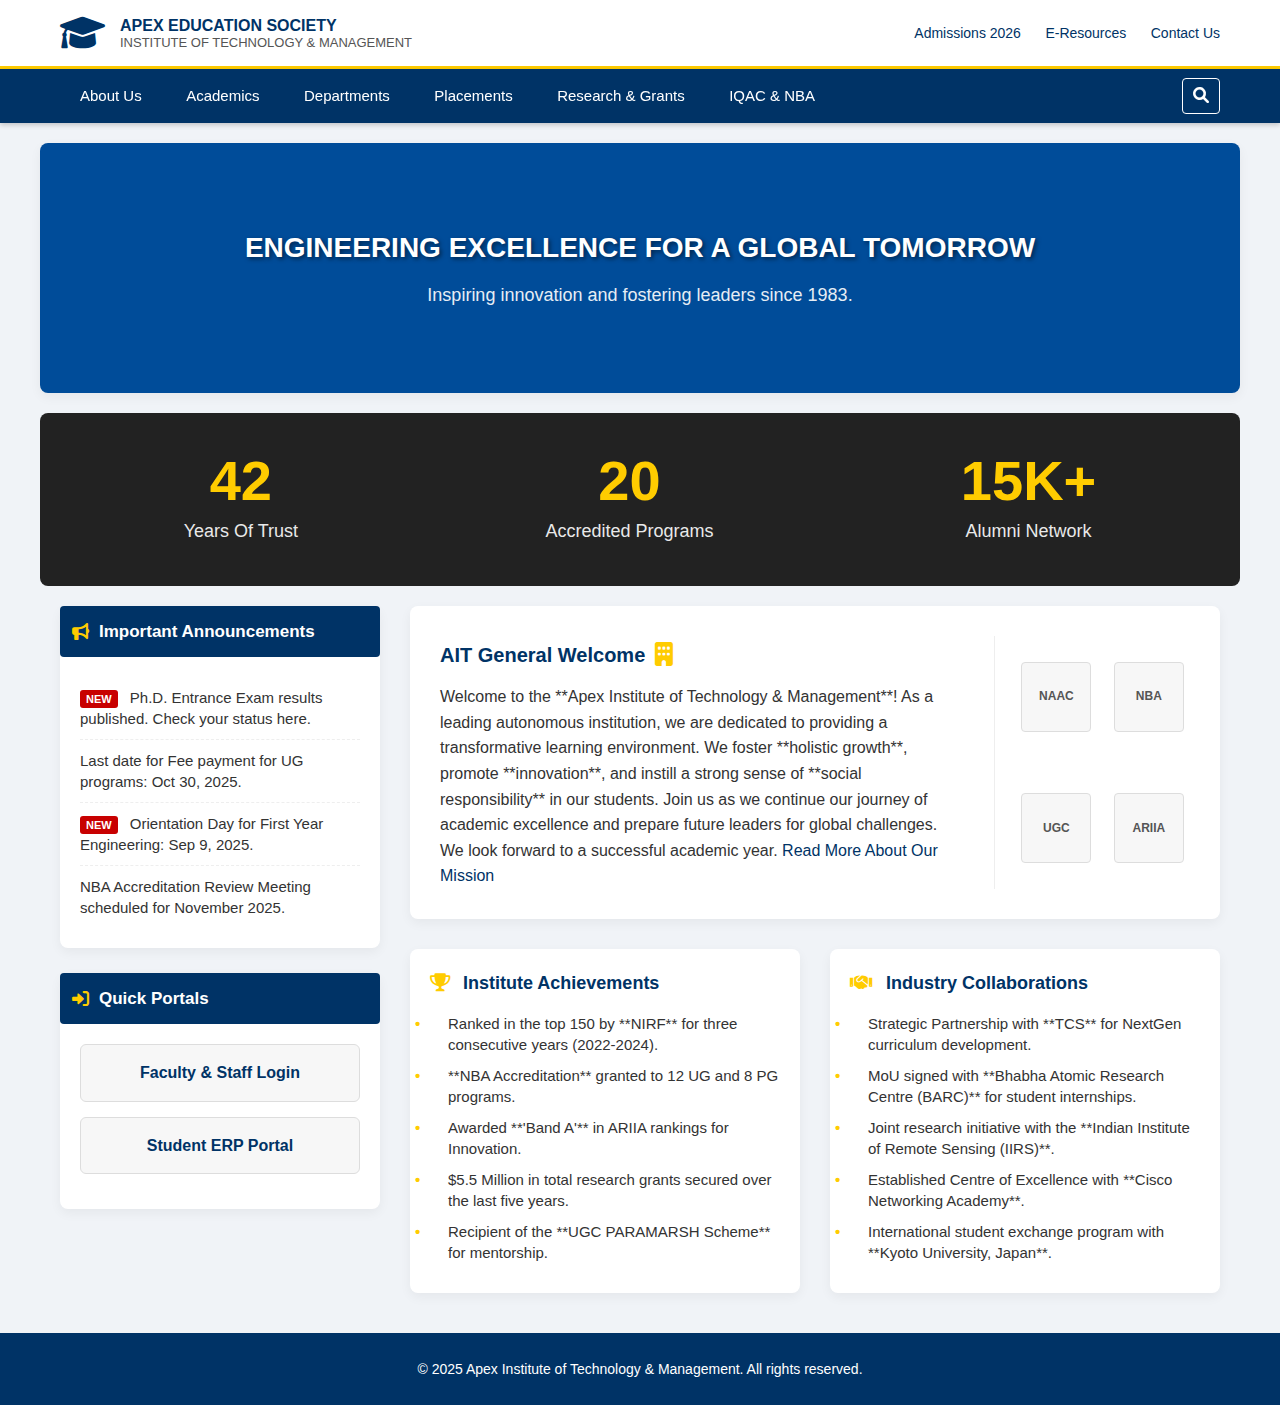
<file: index.html>
<!DOCTYPE html>
<html lang="en">
<head>
    <meta charset="UTF-8">
    <meta name="viewport" content="width=device-width, initial-scale=1.0">
    <title>Apex Institute of Technology - Official Website</title>
    <link rel="stylesheet" href="style.css">
    <link rel="stylesheet" href="https://cdnjs.cloudflare.com/ajax/libs/font-awesome/6.0.0-beta3/css/all.min.css">
</head>
<body>

    <header class="top-header">
        <div class="header-container">
            <div class="logo">
                <i class="fas fa-graduation-cap logo-icon"></i>
                <div class="institution-name">
                    APEX EDUCATION SOCIETY <br>
                    <span>INSTITUTE OF TECHNOLOGY & MANAGEMENT</span>
                </div>
            </div>
            <nav class="top-nav-links">
                <a href="#">Admissions 2026</a>
                <a href="#">E-Resources</a>
                <a href="#">Contact Us</a>
            </nav>
        </div>
    </header>

    <nav class="main-navbar">
        <div class="nav-container">
            <div class="primary-links">
                <a href="#">About Us</a>
                <a href="#">Academics</a>
                <a href="#">Departments</a>
                <a href="#">Placements</a>
                <a href="#">Research & Grants</a>
                <a href="#">IQAC & NBA</a>
            </div>
            <button class="search-btn" aria-label="Search"><i class="fas fa-search"></i></button>
        </div>
    </nav>

    <section class="hero-banner">
        <div class="hero-text-overlay">
            <h1>ENGINEERING EXCELLENCE FOR A GLOBAL TOMORROW</h1>
            <p>Inspiring innovation and fostering leaders since 1983.</p>
        </div>
    </section>

    <section class="stats-bar">
        <div class="stat-item">
            <div class="number">42</div>
            <div class="label">Years Of Trust</div>
        </div>
        <div class="stat-item">
            <div class="number">20</div>
            <div class="label">Accredited Programs</div>
        </div>
        <div class="stat-item">
            <div class="number">15K+</div>
            <div class="label">Alumni Network</div>
        </div>
    </section>

    <div class="content-wrapper">
        
        <aside class="sidebar-column">
            
            <div class="whats-new">
                <h3><i class="fas fa-bullhorn"></i> Important Announcements</h3>
                <div class="news-item new">
                    <span class="tag">NEW</span> Ph.D. Entrance Exam results published. Check your status here.
                </div>
                <div class="news-item">
                    Last date for Fee payment for UG programs: Oct 30, 2025.
                </div>
                <div class="news-item new">
                    <span class="tag">NEW</span> Orientation Day for First Year Engineering: Sep 9, 2025.
                </div>
                <div class="news-item">
                    NBA Accreditation Review Meeting scheduled for November 2025.
                </div>
            </div>
            
            <div class="portals">
                <h3><i class="fas fa-sign-in-alt"></i> Quick Portals</h3>
                <a href="#" class="portal-link faculty">Faculty & Staff Login</a>
                <a href="#" class="portal-link student">Student ERP Portal</a>
            </div>
        </aside>

        <main class="main-column">
            
            <section class="intro-section">
                <div class="director-info">
                    <div class="welcome-heading">
                        <span class="intro-title">AIT General Welcome</span>
                        <div class="placeholder-icon"><i class="fas fa-building"></i></div>
                    </div>
                    <p>
                        Welcome to the **Apex Institute of Technology & Management**! As a leading autonomous institution, we are dedicated to providing a transformative learning environment. We foster **holistic growth**, promote **innovation**, and instill a strong sense of **social responsibility** in our students. Join us as we continue our journey of academic excellence and prepare future leaders for global challenges. We look forward to a successful academic year. <a href="#">Read More About Our Mission</a>
                    </p>
                </div>
                <div class="accreditations">
                    <div class="accred-logo">NAAC</div>
                    <div class="accred-logo">NBA</div>
                    <div class="accred-logo">UGC</div>
                    <div class="accred-logo">ARIIA</div>
                </div>
            </section>

            <section class="achievements-section">
                <div class="achievement-block">
                    <h4><i class="fas fa-trophy"></i> Institute Achievements</h4>
                    <ul>
                        <li>Ranked in the top 150 by **NIRF** for three consecutive years (2022-2024).</li>
                        <li>**NBA Accreditation** granted to 12 UG and 8 PG programs.</li>
                        <li>Awarded **'Band A'** in ARIIA rankings for Innovation.</li>
                        <li>$5.5 Million in total research grants secured over the last five years.</li>
                        <li>Recipient of the **UGC PARAMARSH Scheme** for mentorship.</li>
                    </ul>
                </div>
                <div class="collaboration-block">
                    <h4><i class="fas fa-handshake"></i> Industry Collaborations</h4>
                    <ul>
                        <li>Strategic Partnership with **TCS** for NextGen curriculum development.</li>
                        <li>MoU signed with **Bhabha Atomic Research Centre (BARC)** for student internships.</li>
                        <li>Joint research initiative with the **Indian Institute of Remote Sensing (IIRS)**.</li>
                        <li>Established Centre of Excellence with **Cisco Networking Academy**.</li>
                        <li>International student exchange program with **Kyoto University, Japan**.</li>
                    </ul>
                </div>
            </section>
        </main>
    </div>

    <footer>
        <p>&copy; 2025 Apex Institute of Technology & Management. All rights reserved.</p>
    </footer>

    <script src="script.js"></script>
</body>
</html>
</file>
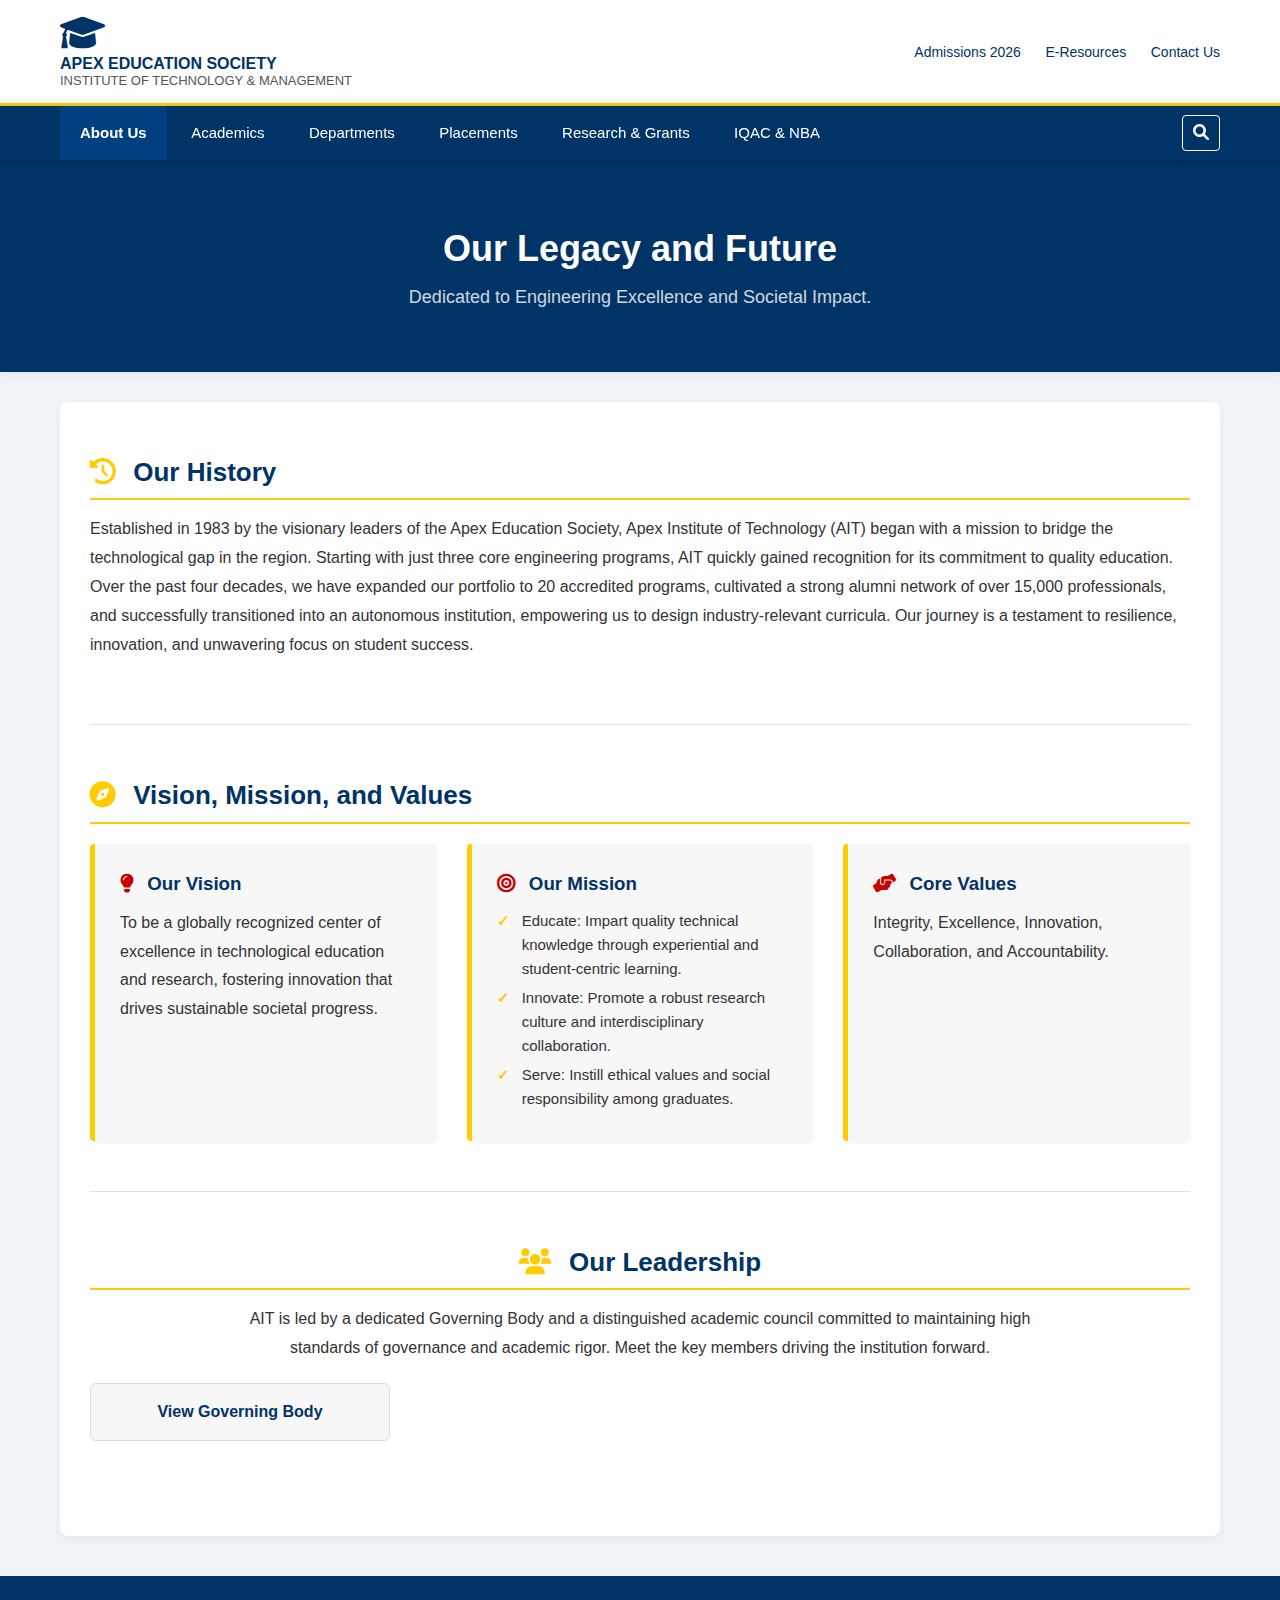
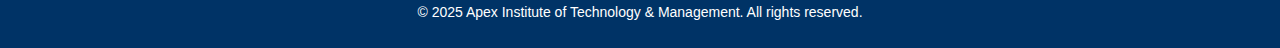
<file: about.html>
<!DOCTYPE html>
<html lang="en">
<head>
    <meta charset="UTF-8">
    <meta name="viewport" content="width=device-width, initial-scale=1.0">
    <title>About Us - Apex Institute of Technology</title>
    <link rel="stylesheet" href="style.css">
    <link rel="stylesheet" href="https://cdnjs.cloudflare.com/ajax/libs/font-awesome/6.0.0-beta3/css/all.min.css">
</head>
<body>

    <header class="top-header">
        <div class="header-container">
            <div class="logo">
                <a href="index.html">
                    <i class="fas fa-graduation-cap logo-icon"></i>
                    <div class="institution-name">
                        APEX EDUCATION SOCIETY <br>
                        <span>INSTITUTE OF TECHNOLOGY & MANAGEMENT</span>
                    </div>
                </a>
            </div>
            <nav class="top-nav-links">
                <a href="admissions.html">Admissions 2026</a>
                <a href="#">E-Resources</a>
                <a href="contact.html">Contact Us</a>
            </nav>
        </div>
    </header>

    <nav class="main-navbar">
        <div class="nav-container">
            <div class="primary-links">
                <a href="about.html" class="active">About Us</a>
                <a href="academics.html">Academics</a>
                <a href="departments.html">Departments</a>
                <a href="placements.html">Placements</a>
                <a href="research.html">Research & Grants</a>
                <a href="#">IQAC & NBA</a>
            </div>
            <button class="search-btn" aria-label="Search"><i class="fas fa-search"></i></button>
        </div>
    </nav>

    <section class="page-title-banner">
        <div class="title-content">
            <h1>Our Legacy and Future</h1>
            <p>Dedicated to Engineering Excellence and Societal Impact.</p>
        </div>
    </section>

    <div class="content-wrapper">
        <main class="main-column full-width">
            
            <section class="about-section history-section">
                <h2><i class="fas fa-history"></i> Our History</h2>
                <p>
                    Established in 1983 by the visionary leaders of the Apex Education Society, Apex Institute of Technology (AIT) began with a mission to bridge the technological gap in the region. Starting with just three core engineering programs, AIT quickly gained recognition for its commitment to quality education. Over the past four decades, we have expanded our portfolio to 20 accredited programs, cultivated a strong alumni network of over 15,000 professionals, and successfully transitioned into an autonomous institution, empowering us to design industry-relevant curricula. Our journey is a testament to resilience, innovation, and unwavering focus on student success.
                </p>
            </section>
            
            <hr>

            <section class="about-section m-v-v-section">
                <h2><i class="fas fa-compass"></i> Vision, Mission, and Values</h2>
                
                <div class="m-v-v-cards">
                    <div class="m-v-v-card">
                        <h3><i class="fas fa-lightbulb"></i> Our Vision</h3>
                        <p>To be a globally recognized center of excellence in technological education and research, fostering innovation that drives sustainable societal progress.</p>
                    </div>
                    
                    <div class="m-v-v-card">
                        <h3><i class="fas fa-bullseye"></i> Our Mission</h3>
                        <ul>
                            <li>Educate: Impart quality technical knowledge through experiential and student-centric learning.</li>
                            <li>Innovate: Promote a robust research culture and interdisciplinary collaboration.</li>
                            <li>Serve: Instill ethical values and social responsibility among graduates.</li>
                        </ul>
                    </div>

                    <div class="m-v-v-card">
                        <h3><i class="fas fa-hands-helping"></i> Core Values</h3>
                        <p>Integrity, Excellence, Innovation, Collaboration, and Accountability.</p>
                    </div>
                </div>
            </section>

            <hr>

            <section class="about-section leadership-section">
                <h2><i class="fas fa-users"></i> Our Leadership</h2>
                <p>AIT is led by a dedicated Governing Body and a distinguished academic council committed to maintaining high standards of governance and academic rigor. Meet the key members driving the institution forward.</p>
                <a href="#" class="portal-link faculty" style="width: 300px;">View Governing Body</a>
            </section>

        </main>
    </div>

    <footer>
        <p>&copy; 2025 Apex Institute of Technology & Management. All rights reserved.</p>
    </footer>

    <script src="script.js"></script>
</body>
</html>
</file>
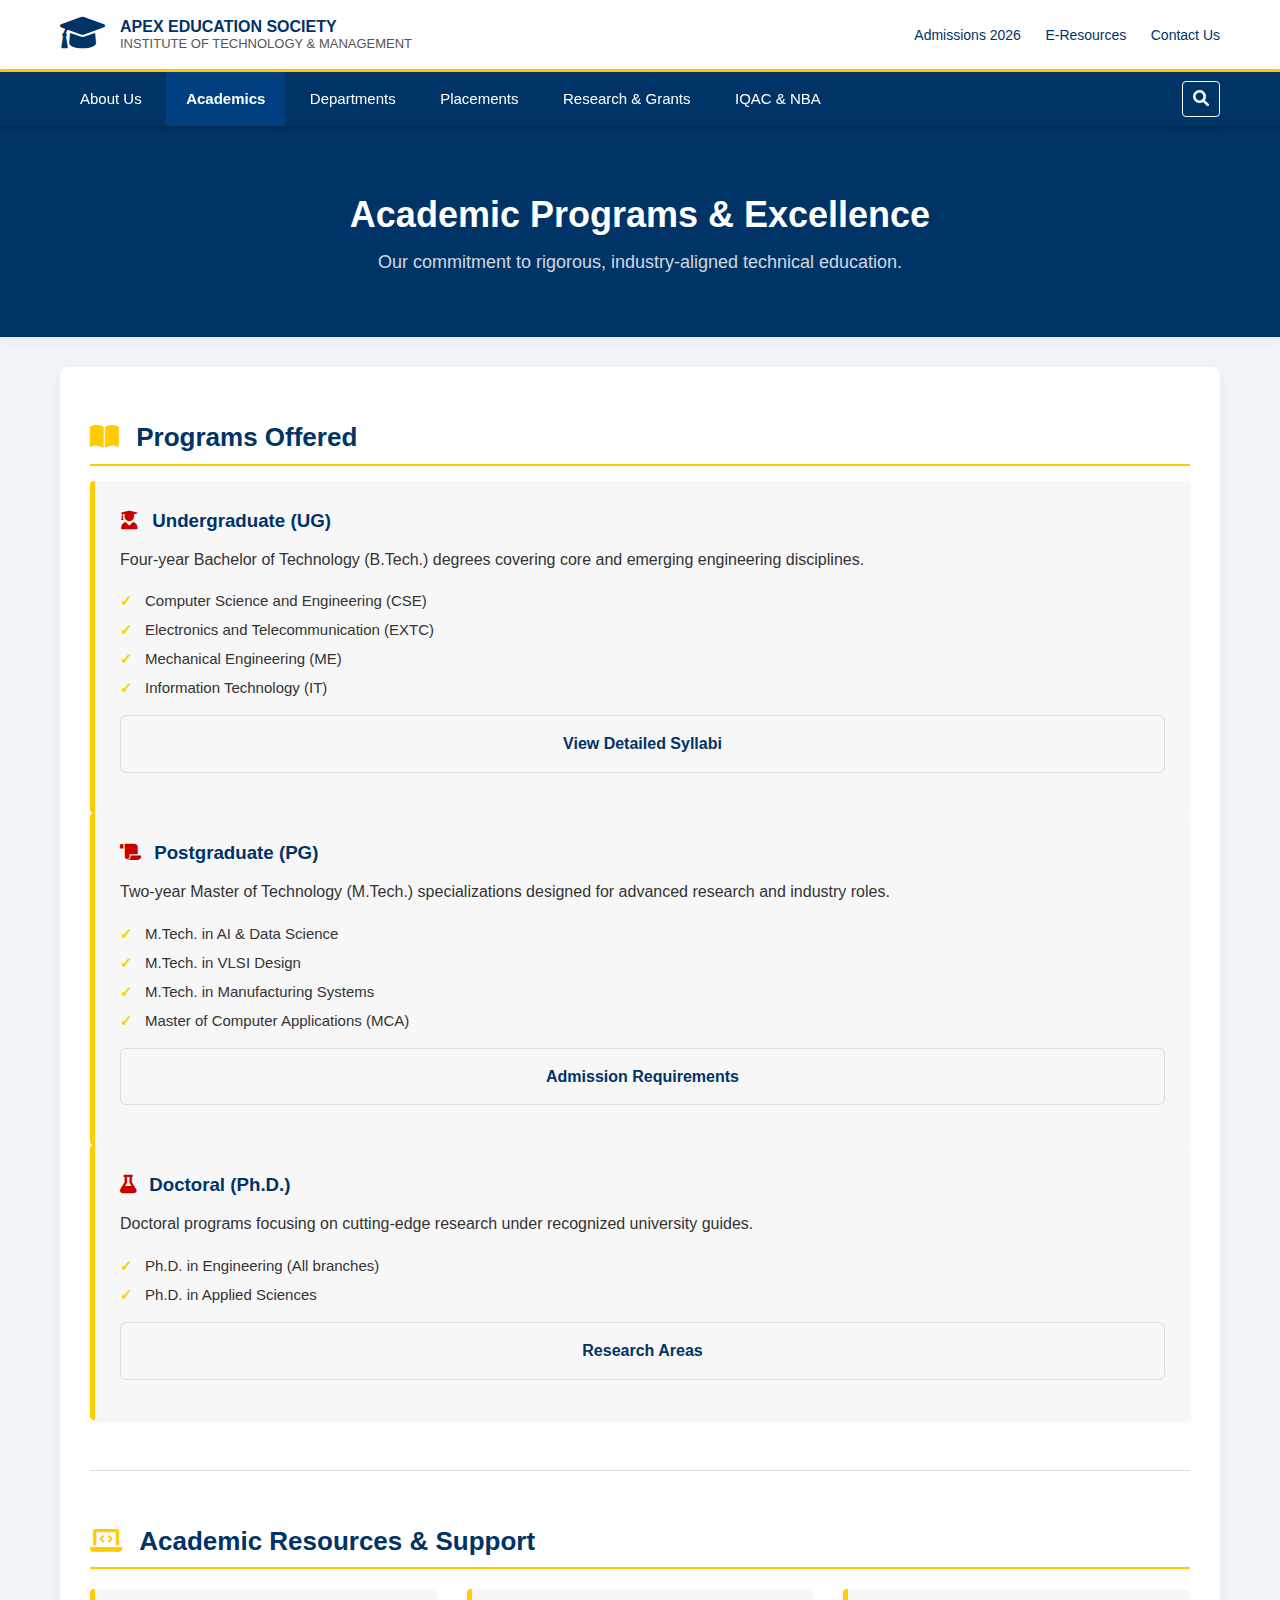
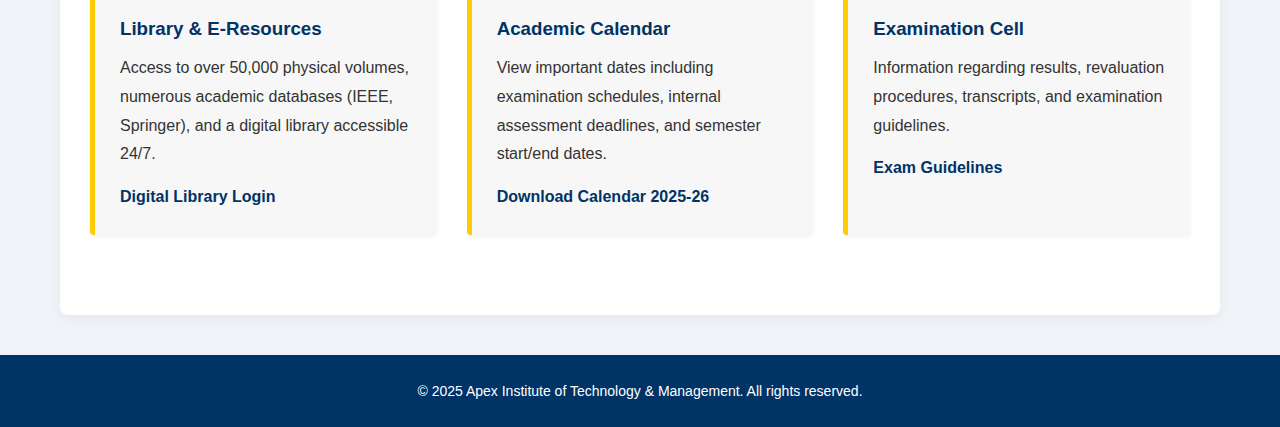
<file: academics.html>
<!DOCTYPE html>
<html lang="en">
<head>
    <meta charset="UTF-8">
    <meta name="viewport" content="width=device-width, initial-scale=1.0">
    <title>Academics - Apex Institute of Technology</title>
    <link rel="stylesheet" href="style.css">
    <link rel="stylesheet" href="https://cdnjs.cloudflare.com/ajax/libs/font-awesome/6.0.0-beta3/css/all.min.css">
</head>
<body>

    <header class="top-header">
        <div class="header-container">
            <div class="logo">
                <a href="index.html">
                    <i class="fas fa-graduation-cap logo-icon"></i>
                </a>
                <div class="institution-name">
                    APEX EDUCATION SOCIETY <br>
                    <span>INSTITUTE OF TECHNOLOGY & MANAGEMENT</span>
                </div>
            </div>
            <nav class="top-nav-links">
                <a href="admissions.html">Admissions 2026</a>
                <a href="#">E-Resources</a>
                <a href="#">Contact Us</a>
            </nav>
        </div>
    </header>

    <nav class="main-navbar">
        <div class="nav-container">
            <div class="primary-links">
                <a href="about.html">About Us</a>
                <a href="academics.html" class="active">Academics</a>
                <a href="departments.html">Departments</a>
                <a href="#">Placements</a>
                <a href="#">Research & Grants</a>
                <a href="#">IQAC & NBA</a>
            </div>
            <button class="search-btn" aria-label="Search"><i class="fas fa-search"></i></button>
        </div>
    </nav>

    <section class="page-title-banner">
        <div class="title-content">
            <h1>Academic Programs & Excellence</h1>
            <p>Our commitment to rigorous, industry-aligned technical education.</p>
        </div>
    </section>

    <div class="content-wrapper">
        <main class="main-column full-width">
            
            <section class="about-section program-levels">
                <h2><i class="fas fa-book-open"></i> Programs Offered</h2>
                
                <div class="program-cards">
                    
                    <div class="m-v-v-card program-card">
                        <h3><i class="fas fa-user-graduate"></i> Undergraduate (UG)</h3>
                        <p>Four-year Bachelor of Technology (B.Tech.) degrees covering core and emerging engineering disciplines.</p>
                        <ul>
                            <li>Computer Science and Engineering (CSE)</li>
                            <li>Electronics and Telecommunication (EXTC)</li>
                            <li>Mechanical Engineering (ME)</li>
                            <li>Information Technology (IT)</li>
                        </ul>
                        <a href="#" class="portal-link faculty" style="margin-top: 15px;">View Detailed Syllabi</a>
                    </div>
                    
                    <div class="m-v-v-card program-card">
                        <h3><i class="fas fa-scroll"></i> Postgraduate (PG)</h3>
                        <p>Two-year Master of Technology (M.Tech.) specializations designed for advanced research and industry roles.</p>
                        <ul>
                            <li>M.Tech. in AI & Data Science</li>
                            <li>M.Tech. in VLSI Design</li>
                            <li>M.Tech. in Manufacturing Systems</li>
                            <li>Master of Computer Applications (MCA)</li>
                        </ul>
                        <a href="#" class="portal-link faculty" style="margin-top: 15px;">Admission Requirements</a>
                    </div>
                    
                    <div class="m-v-v-card program-card">
                        <h3><i class="fas fa-flask"></i> Doctoral (Ph.D.)</h3>
                        <p>Doctoral programs focusing on cutting-edge research under recognized university guides.</p>
                        <ul>
                            <li>Ph.D. in Engineering (All branches)</li>
                            <li>Ph.D. in Applied Sciences</li>
                        </ul>
                        <a href="#" class="portal-link faculty" style="margin-top: 15px;">Research Areas</a>
                    </div>
                </div>
            </section>
            
            <hr>

            <section class="about-section resources-section">
                <h2><i class="fas fa-laptop-code"></i> Academic Resources & Support</h2>
                
                <div class="m-v-v-cards">
                    <div class="m-v-v-card resource-card">
                        <h3>Library & E-Resources</h3>
                        <p>Access to over 50,000 physical volumes, numerous academic databases (IEEE, Springer), and a digital library accessible 24/7.</p>
                        <a href="#" class="top-nav-links" style="color: var(--primary-blue); font-weight: bold;">Digital Library Login</a>
                    </div>
                    
                    <div class="m-v-v-card resource-card">
                        <h3>Academic Calendar</h3>
                        <p>View important dates including examination schedules, internal assessment deadlines, and semester start/end dates.</p>
                        <a href="#" class="top-nav-links" style="color: var(--primary-blue); font-weight: bold;">Download Calendar 2025-26</a>
                    </div>

                    <div class="m-v-v-card resource-card">
                        <h3>Examination Cell</h3>
                        <p>Information regarding results, revaluation procedures, transcripts, and examination guidelines.</p>
                        <a href="#" class="top-nav-links" style="color: var(--primary-blue); font-weight: bold;">Exam Guidelines</a>
                    </div>
                </div>
            </section>

        </main>
    </div>

    <footer>
        <p>&copy; 2025 Apex Institute of Technology & Management. All rights reserved.</p>
    </footer>

    <script src="script.js"></script>
    <script>
        document.querySelector('.search-btn').addEventListener('click', () => {
            alert('Site-wide search feature triggered!');
        });
    </script>
</body>
</html>
</file>
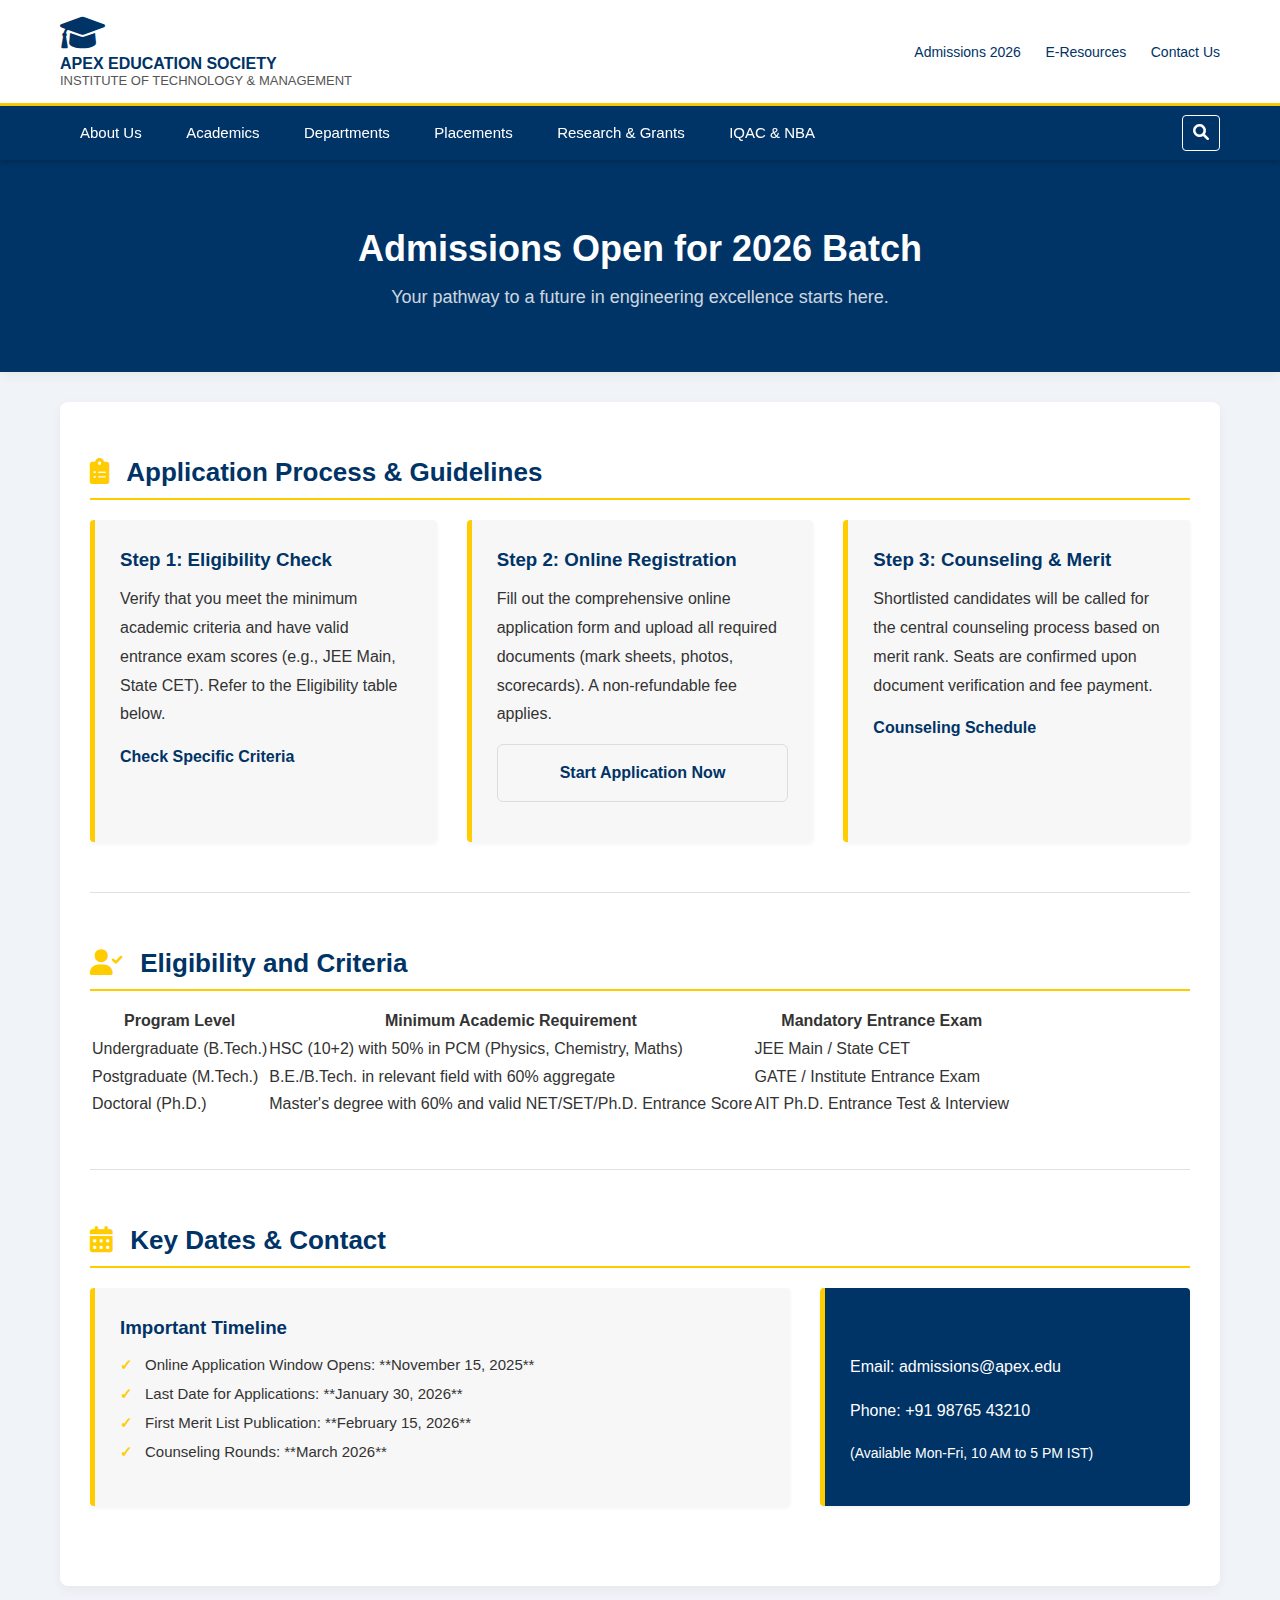
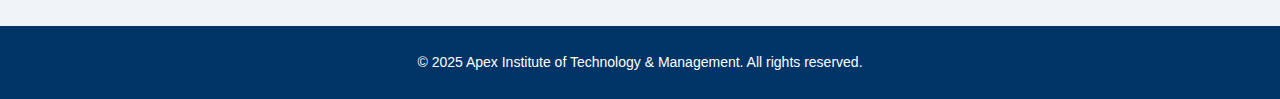
<file: admissions.html>
<!DOCTYPE html>
<html lang="en">
<head>
    <meta charset="UTF-8">
    <meta name="viewport" content="width=device-width, initial-scale=1.0">
    <title>Admissions - Apex Institute of Technology</title>
    <link rel="stylesheet" href="style.css">
    <link rel="stylesheet" href="https://cdnjs.cloudflare.com/ajax/libs/font-awesome/6.0.0-beta3/css/all.min.css">
</head>
<body>

    <header class="top-header">
        <div class="header-container">
            <div class="logo">
                <a href="index.html">
                    <i class="fas fa-graduation-cap logo-icon"></i>
                    <div class="institution-name">
                        APEX EDUCATION SOCIETY <br>
                        <span>INSTITUTE OF TECHNOLOGY & MANAGEMENT</span>
                    </div>
                </a>
            </div>
            <nav class="top-nav-links">
                <a href="admissions.html" class="top-active-link">Admissions 2026</a> 
                <a href="#">E-Resources</a>
                <a href="contact.html">Contact Us</a>
            </nav>
        </div>
    </header>

    <nav class="main-navbar">
        <div class="nav-container">
            <div class="primary-links">
                <a href="about.html">About Us</a>
                <a href="academics.html">Academics</a>
                <a href="departments.html">Departments</a>
                <a href="placements.html">Placements</a>
                <a href="research.html">Research & Grants</a>
                <a href="#">IQAC & NBA</a>
            </div>
            <button class="search-btn" aria-label="Search"><i class="fas fa-search"></i></button>
        </div>
    </nav>

    <section class="page-title-banner">
        <div class="title-content">
            <h1>Admissions Open for 2026 Batch</h1>
            <p>Your pathway to a future in engineering excellence starts here.</p>
        </div>
    </section>

    <div class="content-wrapper">
        <main class="main-column full-width">
            
            <section class="about-section application-process">
                <h2><i class="fas fa-clipboard-list"></i> Application Process & Guidelines</h2>
                
                <div class="m-v-v-cards">
                    
                    <div class="m-v-v-card process-card">
                        <h3>Step 1: Eligibility Check</h3>
                        <p>Verify that you meet the minimum academic criteria and have valid entrance exam scores (e.g., JEE Main, State CET). Refer to the Eligibility table below.</p>
                        <a href="#" class="top-nav-links" style="color: var(--primary-blue); font-weight: bold;">Check Specific Criteria</a>
                    </div>
                    
                    <div class="m-v-v-card process-card">
                        <h3>Step 2: Online Registration</h3>
                        <p>Fill out the comprehensive online application form and upload all required documents (mark sheets, photos, scorecards). A non-refundable fee applies.</p>
                        <a href="#" class="portal-link faculty" style="margin-top: 15px;">Start Application Now</a>
                    </div>
                    
                    <div class="m-v-v-card process-card">
                        <h3>Step 3: Counseling & Merit</h3>
                        <p>Shortlisted candidates will be called for the central counseling process based on merit rank. Seats are confirmed upon document verification and fee payment.</p>
                        <a href="#" class="top-nav-links" style="color: var(--primary-blue); font-weight: bold;">Counseling Schedule</a>
                    </div>
                </div>
            </section>
            
            <hr>

            <section class="about-section eligibility-section">
                <h2><i class="fas fa-user-check"></i> Eligibility and Criteria</h2>
                
                <table class="eligibility-table">
                    <thead>
                        <tr>
                            <th>Program Level</th>
                            <th>Minimum Academic Requirement</th>
                            <th>Mandatory Entrance Exam</th>
                        </tr>
                    </thead>
                    <tbody>
                        <tr>
                            <td>Undergraduate (B.Tech.)</td>
                            <td>HSC (10+2) with 50% in PCM (Physics, Chemistry, Maths)</td>
                            <td>JEE Main / State CET</td>
                        </tr>
                        <tr>
                            <td>Postgraduate (M.Tech.)</td>
                            <td>B.E./B.Tech. in relevant field with 60% aggregate</td>
                            <td>GATE / Institute Entrance Exam</td>
                        </tr>
                        <tr>
                            <td>Doctoral (Ph.D.)</td>
                            <td>Master's degree with 60% and valid NET/SET/Ph.D. Entrance Score</td>
                            <td>AIT Ph.D. Entrance Test & Interview</td>
                        </tr>
                    </tbody>
                </table>
            </section>
            
            <hr>

            <section class="about-section dates-contact-section">
                <h2><i class="fas fa-calendar-alt"></i> Key Dates & Contact</h2>
                
                <div class="m-v-v-cards">
                    <div class="m-v-v-card" style="flex-basis: 60%;">
                        <h3>Important Timeline</h3>
                        <ul>
                            <li>Online Application Window Opens: **November 15, 2025**</li>
                            <li>Last Date for Applications: **January 30, 2026**</li>
                            <li>First Merit List Publication: **February 15, 2026**</li>
                            <li>Counseling Rounds: **March 2026**</li>
                        </ul>
                    </div>
                    
                    <div class="m-v-v-card" style="flex-basis: 30%; background-color: var(--primary-blue); color: white;">
                        <h3>Admission Helpdesk</h3>
                        <p>Email: admissions@apex.edu</p>
                        <p>Phone: +91 98765 43210</p>
                        <p style="margin-top: 10px; font-size: 14px;">(Available Mon-Fri, 10 AM to 5 PM IST)</p>
                    </div>
                </div>
            </section>
        </main>
    </div>

    <footer>
        <p>&copy; 2025 Apex Institute of Technology & Management. All rights reserved.</p>
    </footer>

    <script src="script.js"></script>
</body>
</html>
</file>
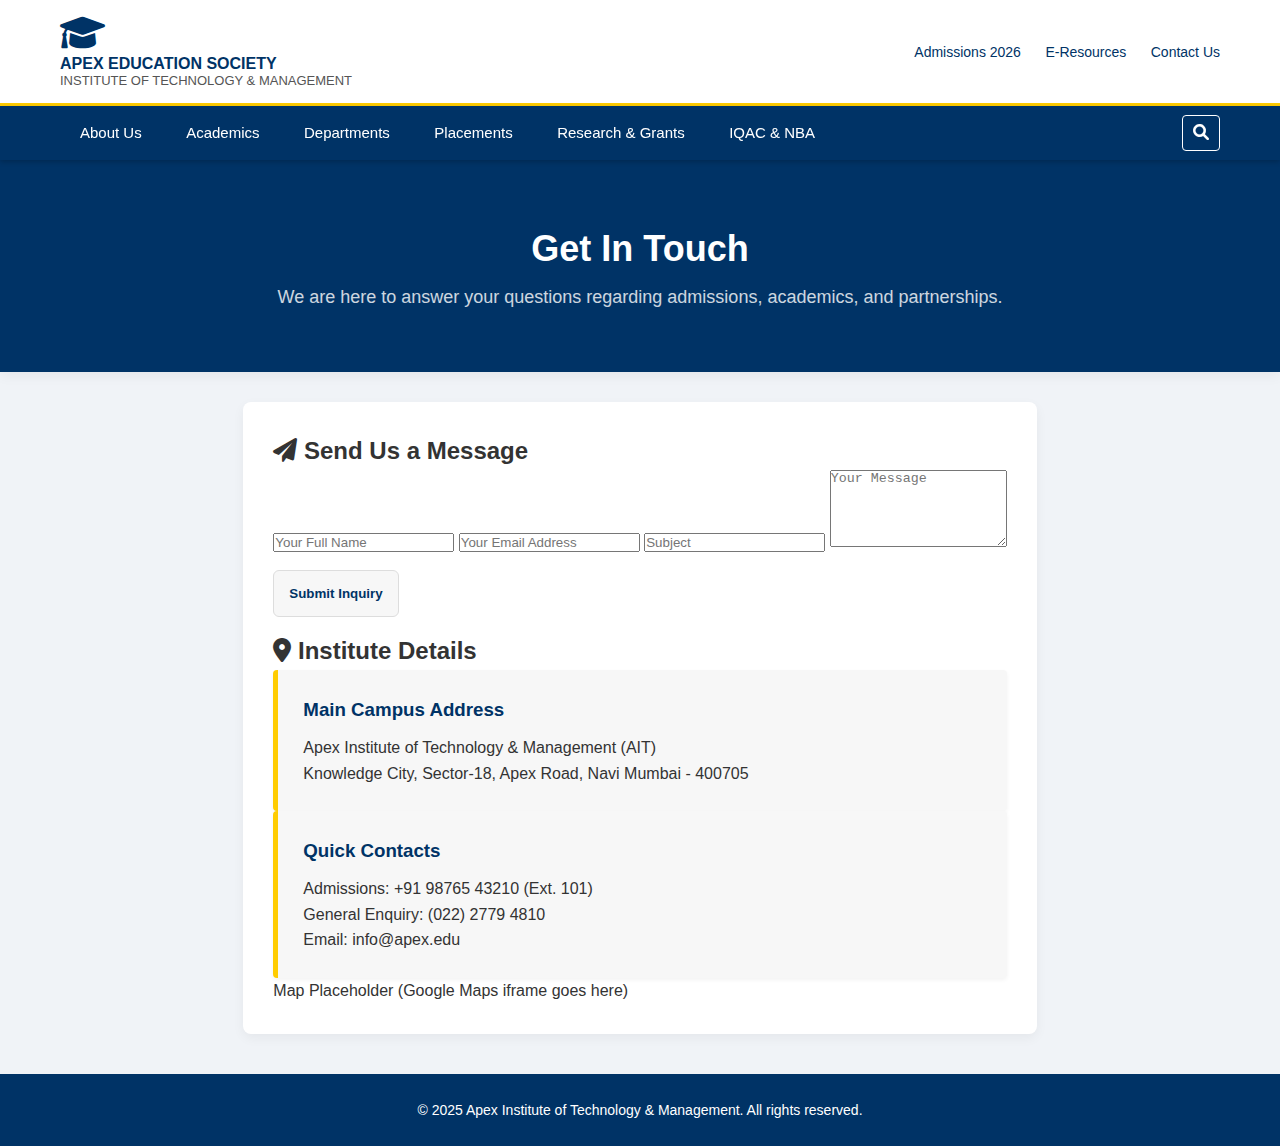
<file: contact.html>
<!DOCTYPE html>
<html lang="en">
<head>
    <meta charset="UTF-8">
    <meta name="viewport" content="width=device-width, initial-scale=1.0">
    <title>Contact Us - Apex Institute of Technology</title>
    <link rel="stylesheet" href="style.css">
    <link rel="stylesheet" href="https://cdnjs.cloudflare.com/ajax/libs/font-awesome/6.0.0-beta3/css/all.min.css">
</head>
<body>

    <header class="top-header">
        <div class="header-container">
            <div class="logo">
                <a href="index.html">
                    <i class="fas fa-graduation-cap logo-icon"></i>
                    <div class="institution-name">
                        APEX EDUCATION SOCIETY <br>
                        <span>INSTITUTE OF TECHNOLOGY & MANAGEMENT</span>
                    </div>
                </a>
            </div>
            <nav class="top-nav-links">
                <a href="admissions.html">Admissions 2026</a>
                <a href="#">E-Resources</a>
                <a href="contact.html" class="top-active-link">Contact Us</a>
            </nav>
        </div>
    </header>

    <nav class="main-navbar">
        <div class="nav-container">
            <div class="primary-links">
                <a href="about.html">About Us</a>
                <a href="academics.html">Academics</a>
                <a href="departments.html">Departments</a>
                <a href="placements.html">Placements</a>
                <a href="research.html">Research & Grants</a>
                <a href="#">IQAC & NBA</a>
            </div>
            <button class="search-btn" aria-label="Search"><i class="fas fa-search"></i></button>
        </div>
    </nav>

    <section class="page-title-banner">
        <div class="title-content">
            <h1>Get In Touch</h1>
            <p>We are here to answer your questions regarding admissions, academics, and partnerships.</p>
        </div>
    </section>

    <div class="content-wrapper">
        <main class="main-column full-width contact-layout">
            
            <div class="contact-form-section">
                <h2><i class="fas fa-paper-plane"></i> Send Us a Message</h2>
                <form class="contact-form">
                    <input type="text" placeholder="Your Full Name" required>
                    <input type="email" placeholder="Your Email Address" required>
                    <input type="text" placeholder="Subject">
                    <textarea placeholder="Your Message" rows="5" required></textarea>
                    <button type="submit" class="portal-link faculty">Submit Inquiry</button>
                </form>
            </div>
            
            <div class="contact-details-section">
                <h2><i class="fas fa-map-marker-alt"></i> Institute Details</h2>
                
                <div class="m-v-v-card detail-card">
                    <h3>Main Campus Address</h3>
                    <p>Apex Institute of Technology & Management (AIT)</p>
                    <p>Knowledge City, Sector-18, Apex Road, Navi Mumbai - 400705</p>
                </div>

                <div class="m-v-v-card detail-card">
                    <h3>Quick Contacts</h3>
                    <p>Admissions: +91 98765 43210 (Ext. 101)</p>
                    <p>General Enquiry: (022) 2779 4810</p>
                    <p>Email: info@apex.edu</p>
                </div>
                
                <div class="map-placeholder">
                    <p>Map Placeholder (Google Maps iframe goes here)</p>
                </div>
            </div>
        </main>
    </div>

    <footer>
        <p>&copy; 2025 Apex Institute of Technology & Management. All rights reserved.</p>
    </footer>

    <script src="script.js"></script>
</body>
</html>
</file>
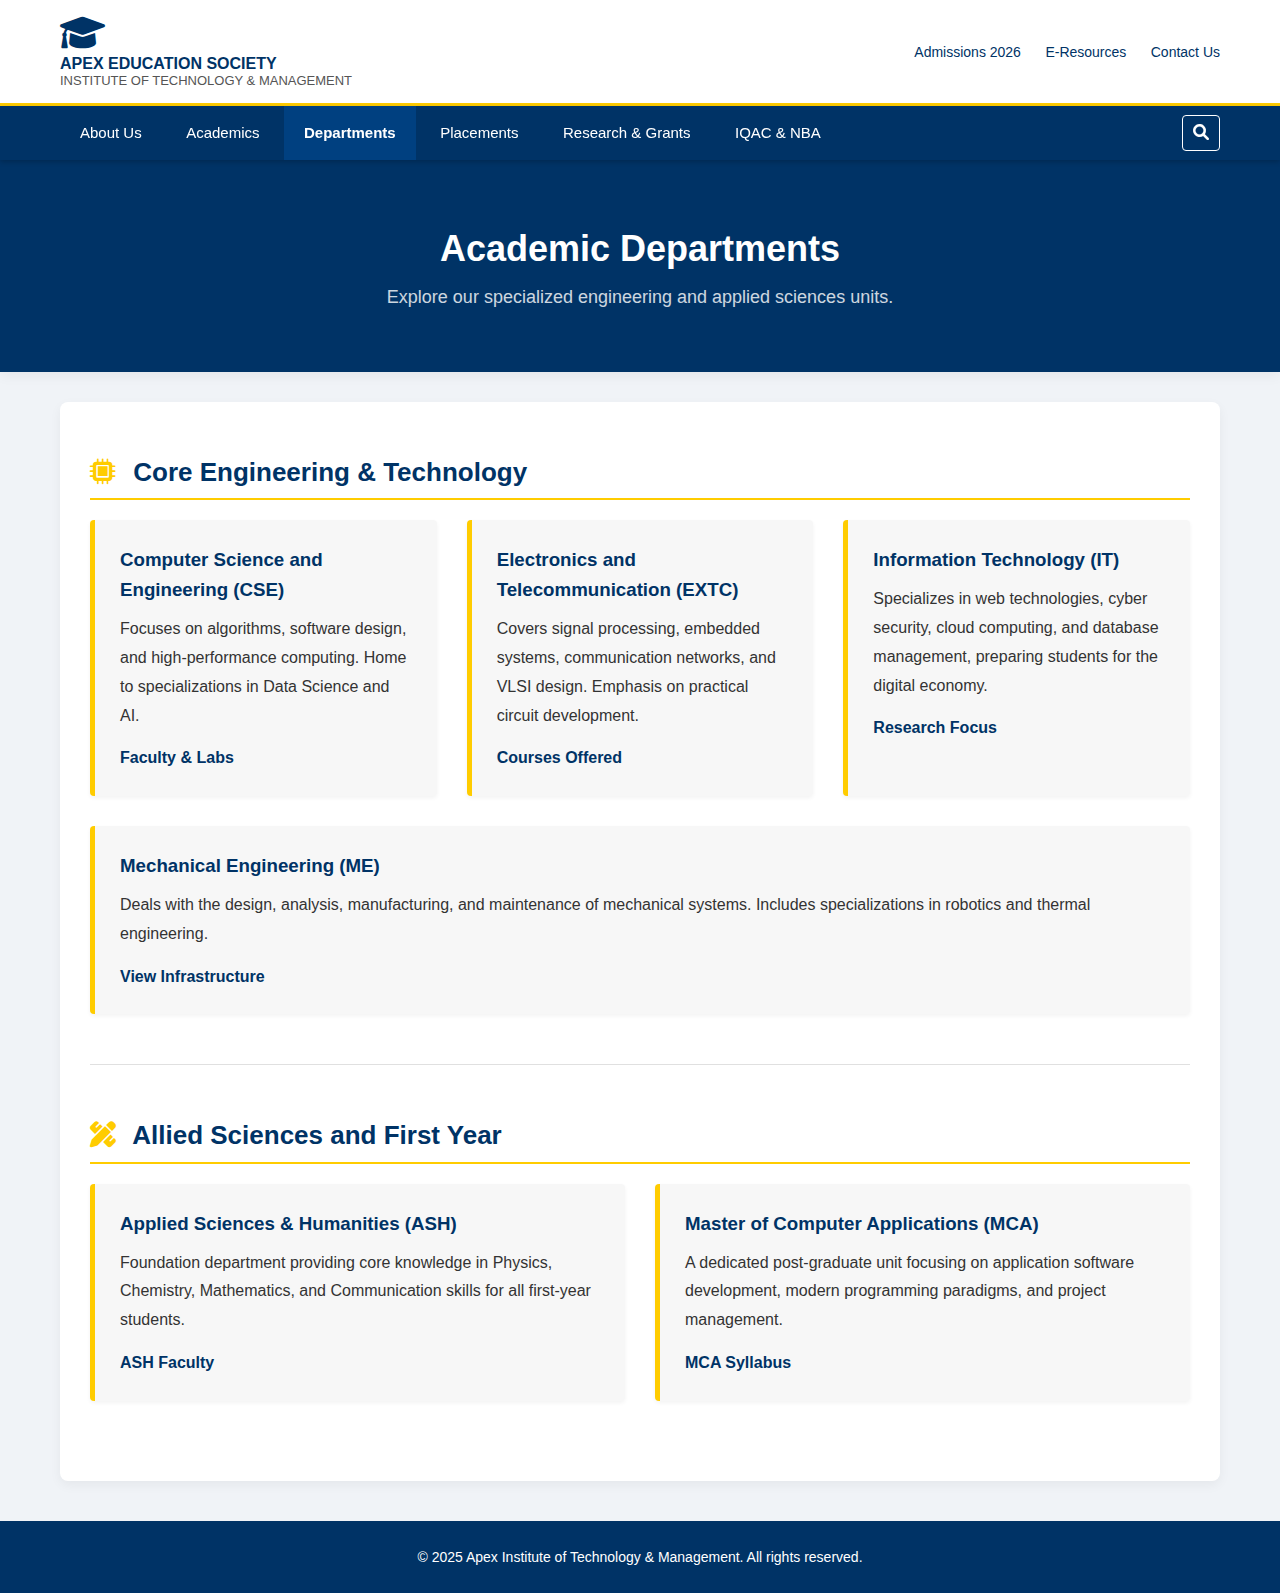
<file: departments.html>
<!DOCTYPE html>
<html lang="en">
<head>
    <meta charset="UTF-8">
    <meta name="viewport" content="width=device-width, initial-scale=1.0">
    <title>Departments - Apex Institute of Technology</title>
    <link rel="stylesheet" href="style.css">
    <link rel="stylesheet" href="https://cdnjs.cloudflare.com/ajax/libs/font-awesome/6.0.0-beta3/css/all.min.css">
</head>
<body>

    <header class="top-header">
        <div class="header-container">
            <div class="logo">
                <a href="index.html">
                    <i class="fas fa-graduation-cap logo-icon"></i>
                    <div class="institution-name">
                        APEX EDUCATION SOCIETY <br>
                        <span>INSTITUTE OF TECHNOLOGY & MANAGEMENT</span>
                    </div>
                </a>
            </div>
            <nav class="top-nav-links">
                <a href="admissions.html">Admissions 2026</a>
                <a href="#">E-Resources</a>
                <a href="contact.html">Contact Us</a>
            </nav>
        </div>
    </header>

    <nav class="main-navbar">
        <div class="nav-container">
            <div class="primary-links">
                <a href="about.html">About Us</a>
                <a href="academics.html">Academics</a>
                <a href="departments.html" class="active">Departments</a>
                <a href="placements.html">Placements</a>
                <a href="research.html">Research & Grants</a>
                <a href="#">IQAC & NBA</a>
            </div>
            <button class="search-btn" aria-label="Search"><i class="fas fa-search"></i></button>
        </div>
    </nav>

    <section class="page-title-banner">
        <div class="title-content">
            <h1>Academic Departments</h1>
            <p>Explore our specialized engineering and applied sciences units.</p>
        </div>
    </section>

    <div class="content-wrapper">
        <main class="main-column full-width">
            
            <section class="about-section departments-section">
                <h2><i class="fas fa-microchip"></i> Core Engineering & Technology</h2>
                
                <div class="m-v-v-cards department-list-cards">
                    
                    <div class="m-v-v-card dept-card">
                        <h3>Computer Science and Engineering (CSE)</h3>
                        <p>Focuses on algorithms, software design, and high-performance computing. Home to specializations in Data Science and AI.</p>
                        <a href="#" class="top-nav-links" style="color: var(--primary-blue); font-weight: bold;">Faculty & Labs</a>
                    </div>
                    
                    <div class="m-v-v-card dept-card">
                        <h3>Electronics and Telecommunication (EXTC)</h3>
                        <p>Covers signal processing, embedded systems, communication networks, and VLSI design. Emphasis on practical circuit development.</p>
                        <a href="#" class="top-nav-links" style="color: var(--primary-blue); font-weight: bold;">Courses Offered</a>
                    </div>
                    
                    <div class="m-v-v-card dept-card">
                        <h3>Information Technology (IT)</h3>
                        <p>Specializes in web technologies, cyber security, cloud computing, and database management, preparing students for the digital economy.</p>
                        <a href="#" class="top-nav-links" style="color: var(--primary-blue); font-weight: bold;">Research Focus</a>
                    </div>
                    
                    <div class="m-v-v-card dept-card">
                        <h3>Mechanical Engineering (ME)</h3>
                        <p>Deals with the design, analysis, manufacturing, and maintenance of mechanical systems. Includes specializations in robotics and thermal engineering.</p>
                        <a href="#" class="top-nav-links" style="color: var(--primary-blue); font-weight: bold;">View Infrastructure</a>
                    </div>
                </div>
            </section>
            
            <hr>

            <section class="about-section allied-departments">
                <h2><i class="fas fa-pencil-ruler"></i> Allied Sciences and First Year</h2>
                
                <div class="m-v-v-cards department-list-cards">
                    <div class="m-v-v-card dept-card">
                        <h3>Applied Sciences & Humanities (ASH)</h3>
                        <p>Foundation department providing core knowledge in Physics, Chemistry, Mathematics, and Communication skills for all first-year students.</p>
                        <a href="#" class="top-nav-links" style="color: var(--primary-blue); font-weight: bold;">ASH Faculty</a>
                    </div>
                    
                    <div class="m-v-v-card dept-card">
                        <h3>Master of Computer Applications (MCA)</h3>
                        <p>A dedicated post-graduate unit focusing on application software development, modern programming paradigms, and project management.</p>
                        <a href="#" class="top-nav-links" style="color: var(--primary-blue); font-weight: bold;">MCA Syllabus</a>
                    </div>
                </div>
            </section>

        </main>
    </div>

    <footer>
        <p>&copy; 2025 Apex Institute of Technology & Management. All rights reserved.</p>
    </footer>

    <script src="script.js"></script>
</body>
</html>
</file>
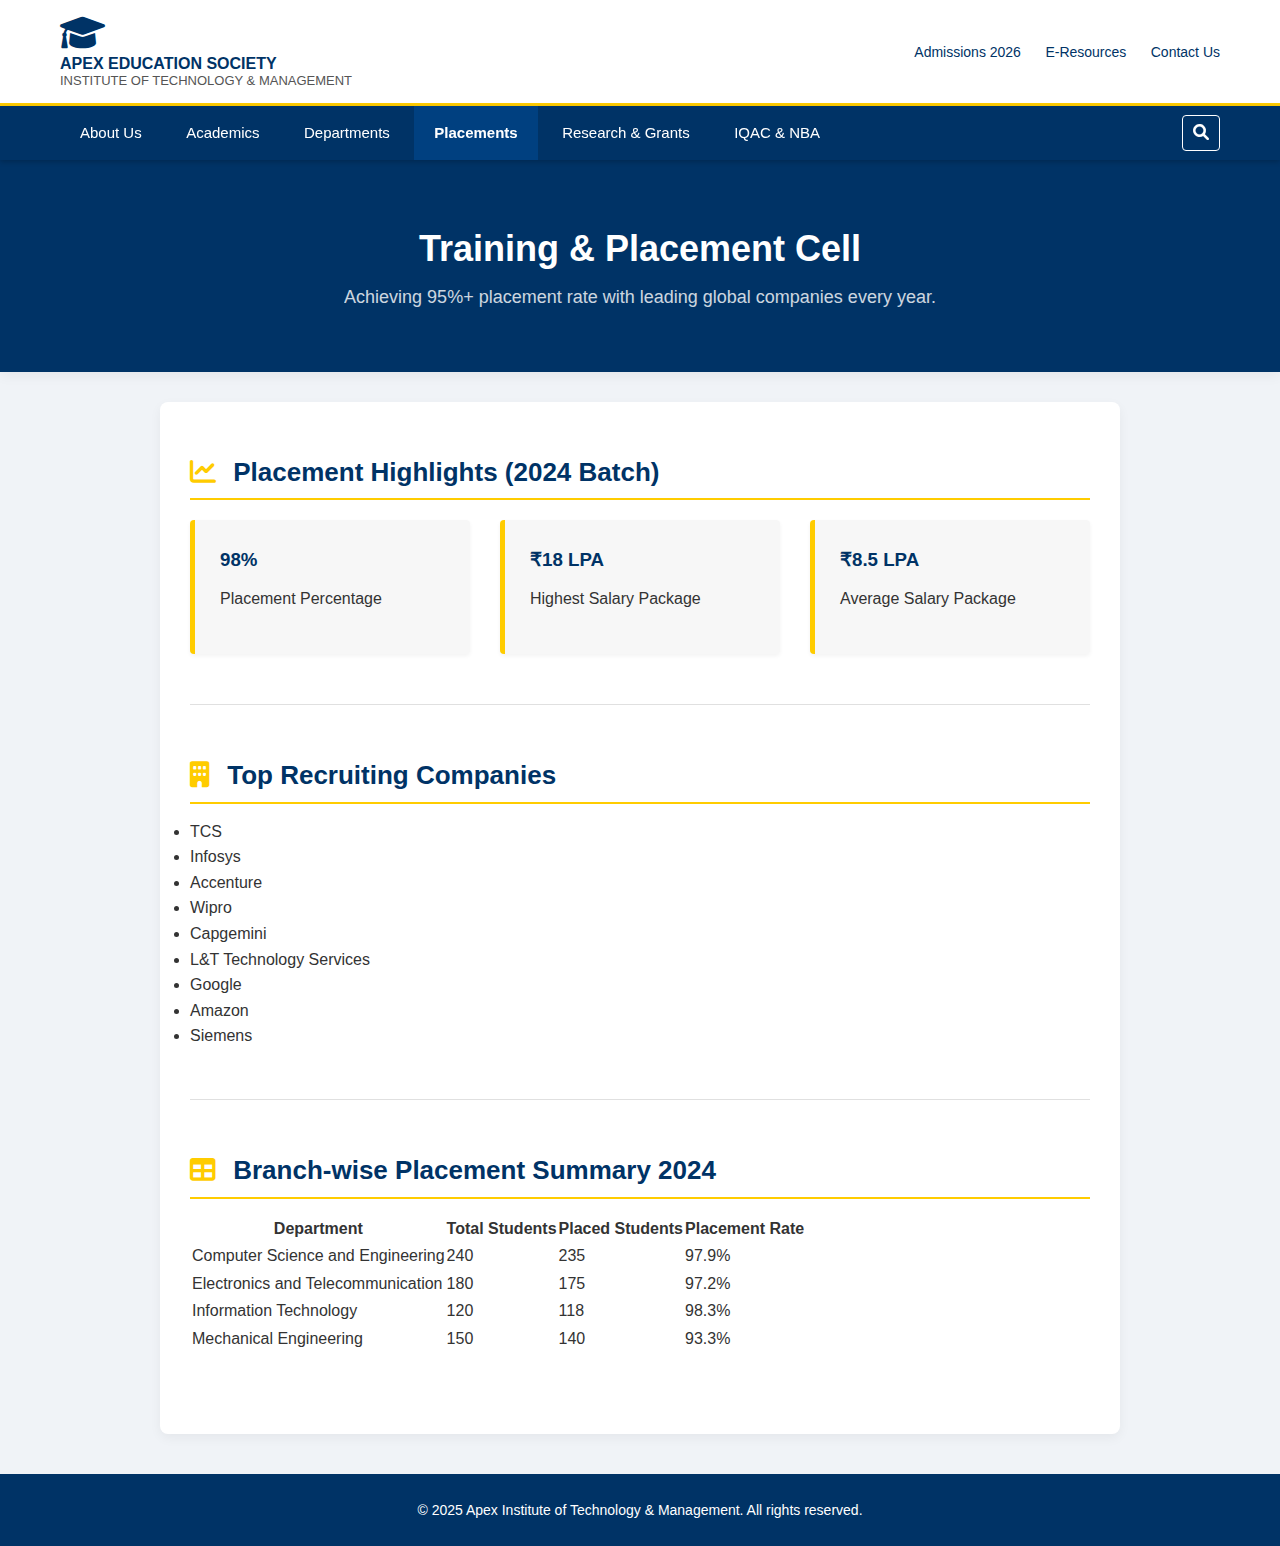
<file: placements.html>
<!DOCTYPE html>
<html lang="en">
<head>
    <meta charset="UTF-8">
    <meta name="viewport" content="width=device-width, initial-scale=1.0">
    <title>Placements - Apex Institute of Technology</title>
    <link rel="stylesheet" href="style.css">
    <link rel="stylesheet" href="https://cdnjs.cloudflare.com/ajax/libs/font-awesome/6.0.0-beta3/css/all.min.css">
</head>
<body>

    <header class="top-header">
        <div class="header-container">
            <div class="logo">
                <a href="index.html">
                    <i class="fas fa-graduation-cap logo-icon"></i>
                    <div class="institution-name">
                        APEX EDUCATION SOCIETY <br>
                        <span>INSTITUTE OF TECHNOLOGY & MANAGEMENT</span>
                    </div>
                </a>
            </div>
            <nav class="top-nav-links">
                <a href="admissions.html">Admissions 2026</a>
                <a href="#">E-Resources</a>
                <a href="contact.html">Contact Us</a>
            </nav>
        </div>
    </header>

    <nav class="main-navbar">
        <div class="nav-container">
            <div class="primary-links">
                <a href="about.html">About Us</a>
                <a href="academics.html">Academics</a>
                <a href="departments.html">Departments</a>
                <a href="placements.html" class="active">Placements</a>
                <a href="research.html">Research & Grants</a>
                <a href="#">IQAC & NBA</a>
            </div>
            <button class="search-btn" aria-label="Search"><i class="fas fa-search"></i></button>
        </div>
    </nav>

    <section class="page-title-banner">
        <div class="title-content">
            <h1>Training & Placement Cell</h1>
            <p>Achieving 95%+ placement rate with leading global companies every year.</p>
        </div>
    </section>

    <div class="content-wrapper">
        <main class="main-column full-width">
            
            <section class="about-section stats-summary-section">
                <h2><i class="fas fa-chart-line"></i> Placement Highlights (2024 Batch)</h2>
                
                <div class="m-v-v-cards stats-cards">
                    <div class="m-v-v-card process-card">
                        <h3>98%</h3>
                        <p>Placement Percentage</p>
                    </div>
                    <div class="m-v-v-card process-card">
                        <h3>₹18 LPA</h3>
                        <p>Highest Salary Package</p>
                    </div>
                    <div class="m-v-v-card process-card">
                        <h3>₹8.5 LPA</h3>
                        <p>Average Salary Package</p>
                    </div>
                </div>
            </section>
            
            <hr>

            <section class="about-section companies-section">
                <h2><i class="fas fa-building"></i> Top Recruiting Companies</h2>
                <ul class="company-logo-list">
                    <li>TCS</li>
                    <li>Infosys</li>
                    <li>Accenture</li>
                    <li>Wipro</li>
                    <li>Capgemini</li>
                    <li>L&T Technology Services</li>
                    <li>Google</li>
                    <li>Amazon</li>
                    <li>Siemens</li>
                </ul>
            </section>
            
            <hr>

            <section class="about-section stats-table-section">
                <h2><i class="fas fa-table"></i> Branch-wise Placement Summary 2024</h2>
                <table class="eligibility-table">
                    <thead>
                        <tr>
                            <th>Department</th>
                            <th>Total Students</th>
                            <th>Placed Students</th>
                            <th>Placement Rate</th>
                        </tr>
                    </thead>
                    <tbody>
                        <tr>
                            <td>Computer Science and Engineering</td>
                            <td>240</td>
                            <td>235</td>
                            <td>97.9%</td>
                        </tr>
                        <tr>
                            <td>Electronics and Telecommunication</td>
                            <td>180</td>
                            <td>175</td>
                            <td>97.2%</td>
                        </tr>
                        <tr>
                            <td>Information Technology</td>
                            <td>120</td>
                            <td>118</td>
                            <td>98.3%</td>
                        </tr>
                        <tr>
                            <td>Mechanical Engineering</td>
                            <td>150</td>
                            <td>140</td>
                            <td>93.3%</td>
                        </tr>
                    </tbody>
                </table>
            </section>

        </main>
    </div>

    <footer>
        <p>&copy; 2025 Apex Institute of Technology & Management. All rights reserved.</p>
    </footer>

    <script src="script.js"></script>
</body>
</html>
</file>
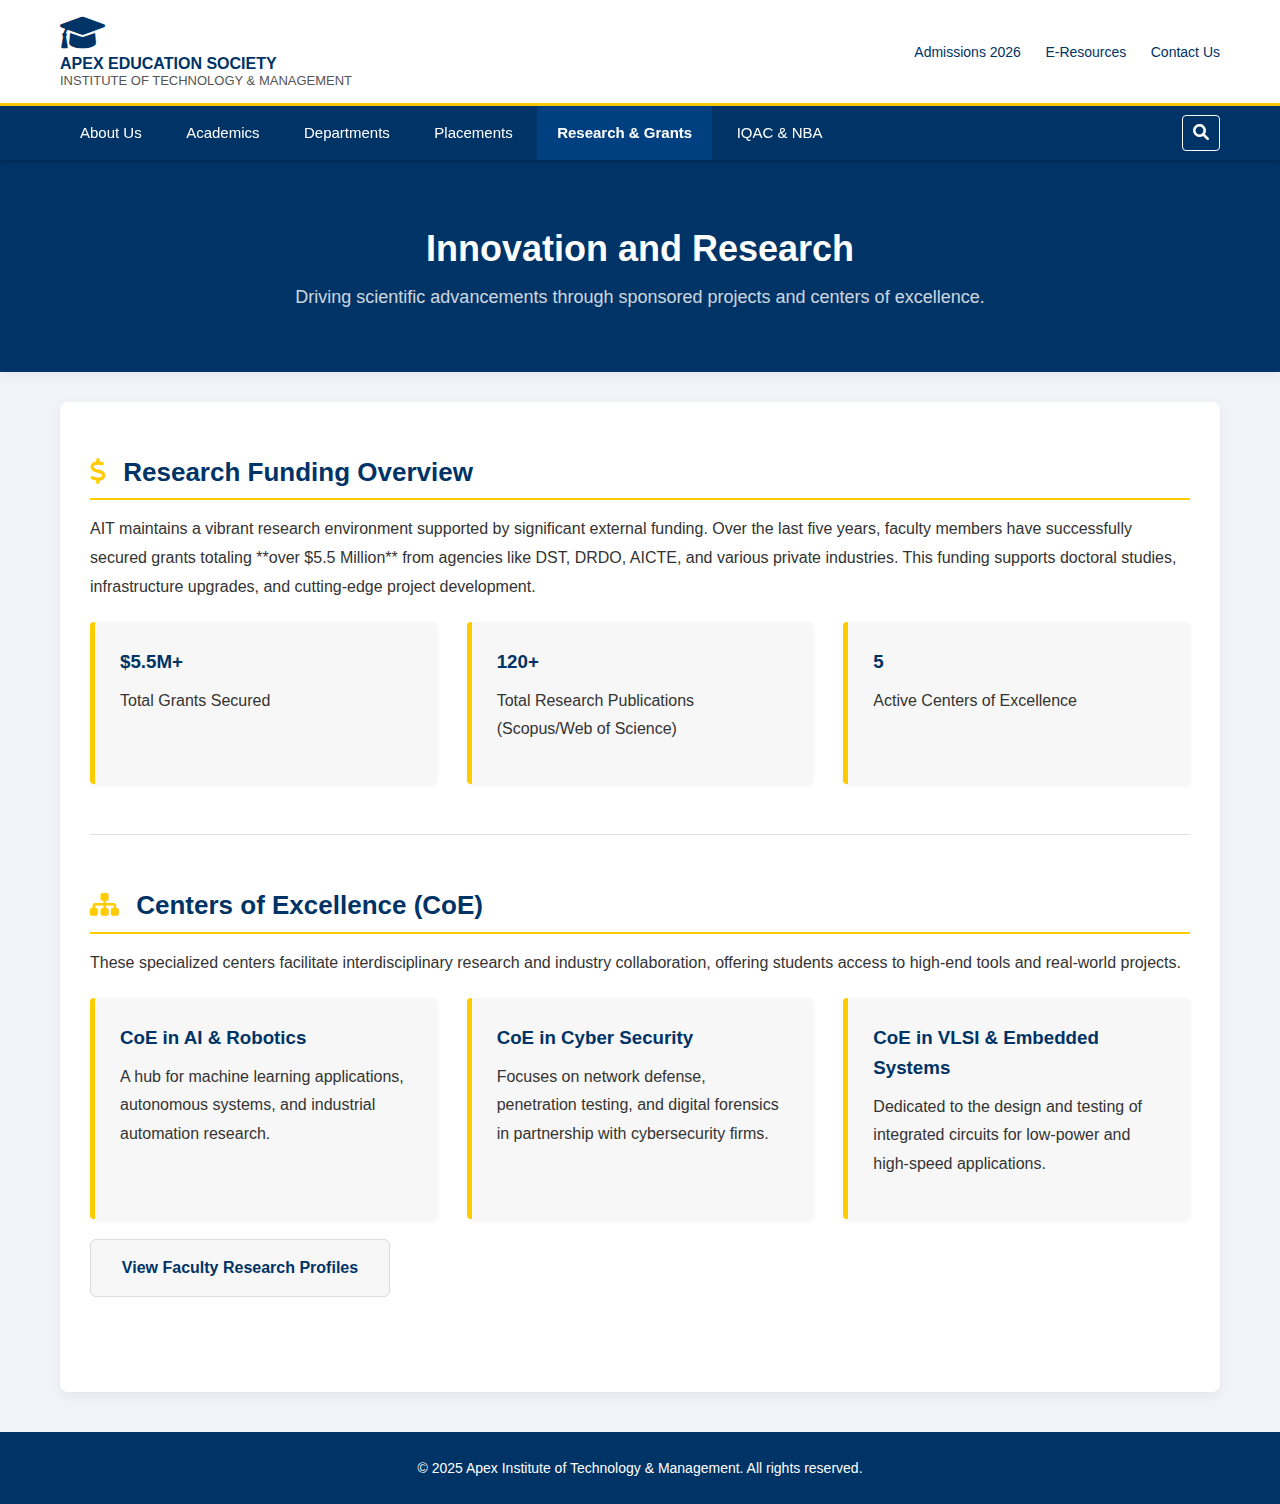
<file: research.html>
<!DOCTYPE html>
<html lang="en">
<head>
    <meta charset="UTF-8">
    <meta name="viewport" content="width=device-width, initial-scale=1.0">
    <title>Research & Grants - Apex Institute of Technology</title>
    <link rel="stylesheet" href="style.css">
    <link rel="stylesheet" href="https://cdnjs.cloudflare.com/ajax/libs/font-awesome/6.0.0-beta3/css/all.min.css">
</head>
<body>

    <header class="top-header">
        <div class="header-container">
            <div class="logo">
                <a href="index.html">
                    <i class="fas fa-graduation-cap logo-icon"></i>
                    <div class="institution-name">
                        APEX EDUCATION SOCIETY <br>
                        <span>INSTITUTE OF TECHNOLOGY & MANAGEMENT</span>
                    </div>
                </a>
            </div>
            <nav class="top-nav-links">
                <a href="admissions.html">Admissions 2026</a>
                <a href="#">E-Resources</a>
                <a href="contact.html">Contact Us</a>
            </nav>
        </div>
    </header>

    <nav class="main-navbar">
        <div class="nav-container">
            <div class="primary-links">
                <a href="about.html">About Us</a>
                <a href="academics.html">Academics</a>
                <a href="departments.html">Departments</a>
                <a href="placements.html">Placements</a>
                <a href="research.html" class="active">Research & Grants</a>
                <a href="#">IQAC & NBA</a>
            </div>
            <button class="search-btn" aria-label="Search"><i class="fas fa-search"></i></button>
        </div>
    </nav>

    <section class="page-title-banner">
        <div class="title-content">
            <h1>Innovation and Research</h1>
            <p>Driving scientific advancements through sponsored projects and centers of excellence.</p>
        </div>
    </section>

    <div class="content-wrapper">
        <main class="main-column full-width">
            
            <section class="about-section grants-summary">
                <h2><i class="fas fa-dollar-sign"></i> Research Funding Overview</h2>
                <p>
                    AIT maintains a vibrant research environment supported by significant external funding. Over the last five years, faculty members have successfully secured grants totaling **over $5.5 Million** from agencies like DST, DRDO, AICTE, and various private industries. This funding supports doctoral studies, infrastructure upgrades, and cutting-edge project development.
                </p>
                <div class="m-v-v-cards stats-cards">
                    <div class="m-v-v-card process-card">
                        <h3>$5.5M+</h3>
                        <p>Total Grants Secured</p>
                    </div>
                    <div class="m-v-v-card process-card">
                        <h3>120+</h3>
                        <p>Total Research Publications (Scopus/Web of Science)</p>
                    </div>
                    <div class="m-v-v-card process-card">
                        <h3>5</h3>
                        <p>Active Centers of Excellence</p>
                    </div>
                </div>
            </section>
            
            <hr>

            <section class="about-section centers-section">
                <h2><i class="fas fa-sitemap"></i> Centers of Excellence (CoE)</h2>
                <p>These specialized centers facilitate interdisciplinary research and industry collaboration, offering students access to high-end tools and real-world projects.</p>
                
                <div class="m-v-v-cards department-list-cards">
                    <div class="m-v-v-card dept-card">
                        <h3>CoE in AI & Robotics</h3>
                        <p>A hub for machine learning applications, autonomous systems, and industrial automation research.</p>
                    </div>
                    <div class="m-v-v-card dept-card">
                        <h3>CoE in Cyber Security</h3>
                        <p>Focuses on network defense, penetration testing, and digital forensics in partnership with cybersecurity firms.</p>
                    </div>
                    <div class="m-v-v-card dept-card">
                        <h3>CoE in VLSI & Embedded Systems</h3>
                        <p>Dedicated to the design and testing of integrated circuits for low-power and high-speed applications.</p>
                    </div>
                </div>
                <a href="#" class="portal-link faculty" style="width: 300px; margin-top: 20px;">View Faculty Research Profiles</a>
            </section>

        </main>
    </div>

    <footer>
        <p>&copy; 2025 Apex Institute of Technology & Management. All rights reserved.</p>
    </footer>

    <script src="script.js"></script>
</body>
</html>
</file>
<file: style.css>
/* Basic Reset */
* {
    box-sizing: border-box;
    margin: 0;
    padding: 0;
}

body {
    font-family: 'Segoe UI', Tahoma, Geneva, Verdana, sans-serif;
    line-height: 1.6;
    background-color: #f0f3f7; /* Very light subtle background */
    color: #333;
}

/* --- Global Variables (Apex Theme) --- */
:root {
    --primary-blue: #003366; /* Deep Corporate Blue */
    --secondary-gold: #ffcc00; /* Gold/Yellow for accents */
    --accent-red: #c80000; /* Red for 'NEW' tag */
    --light-bg: #fff;
    --dark-text: #222;
    --shadow: 0 4px 12px rgba(0, 0, 0, 0.05); /* Soft, professional shadow */
}

a {
    text-decoration: none;
    color: var(--primary-blue);
}

/* --- 1. Top Header Bar --- */
.top-header {
    background-color: var(--light-bg);
    border-bottom: 3px solid var(--secondary-gold); /* Prominent gold line */
}
.header-container {
    max-width: 1200px;
    margin: 0 auto;
    padding: 15px 20px;
    display: flex;
    justify-content: space-between;
    align-items: center;
}
.logo {
    display: flex;
    align-items: center;
}
.logo-icon {
    font-size: 36px;
    color: var(--primary-blue);
    margin-right: 15px;
}
.institution-name {
    font-size: 16px;
    font-weight: bold;
    color: var(--primary-blue);
    line-height: 1.2;
}
.institution-name span {
    display: block;
    font-size: 13px;
    font-weight: normal;
    color: #555;
}
.top-nav-links a {
    margin-left: 20px;
    font-size: 14px;
    color: var(--primary-blue);
    font-weight: 500;
    transition: color 0.3s;
}
.top-nav-links a:hover {
    color: var(--accent-red);
}

/* --- 2. Main Navigation Bar --- */
.main-navbar {
    background-color: var(--primary-blue);
    color: white;
    position: sticky;
    top: 0;
    z-index: 1000;
    box-shadow: 0 2px 5px rgba(0,0,0,0.2);
}
.nav-container {
    max-width: 1200px;
    margin: 0 auto;
    padding: 0 20px;
    display: flex;
    justify-content: space-between;
    align-items: center;
}
.primary-links a {
    color: white;
    padding: 15px 20px;
    display: inline-block;
    font-size: 15px;
    font-weight: 500;
    transition: background-color 0.3s;
}
.primary-links a:hover {
    background-color: #004080; 
}
.search-btn {
    background: none;
    color: white;
    border: 1px solid white;
    padding: 8px 10px;
    border-radius: 4px;
    font-size: 16px;
    cursor: pointer;
    transition: background-color 0.3s;
}
.search-btn:hover {
    background-color: var(--secondary-gold);
    color: var(--primary-blue);
    border-color: var(--secondary-gold);
}

/* --- 3. Hero Banner --- */
.hero-banner {
    max-width: 1200px;
    margin: 20px auto;
    overflow: hidden;
    border-radius: 8px;
    box-shadow: var(--shadow);
    background-color: #004c99; /* Deep blue background */
    min-height: 250px;
    display: flex;
    align-items: center;
    justify-content: center;
    text-align: center;
    color: white;
}
.hero-text-overlay h1 {
    font-size: 28px;
    margin-bottom: 10px;
    text-shadow: 2px 2px 4px rgba(0,0,0,0.5);
    font-weight: 700;
}
.hero-text-overlay p {
    font-size: 18px;
    opacity: 0.9;
}


/* --- 4. Key Stats Bar --- */
.stats-bar {
    background-color: #222;
    color: white;
    display: flex;
    justify-content: space-around;
    align-items: center;
    padding: 40px 20px;
    max-width: 1200px;
    margin: 20px auto;
    border-radius: 8px;
}
.stat-item {
    text-align: center;
}
.stat-item .number {
    font-size: 56px;
    font-weight: 700;
    line-height: 1;
    color: var(--secondary-gold);
}
.stat-item .label {
    font-size: 18px;
    font-weight: 300;
    margin-top: 8px;
    opacity: 0.9;
}

/* --- 5. Main Content Wrapper (Grid Layout) --- */
.content-wrapper {
    max-width: 1200px;
    margin: 20px auto;
    padding: 0 20px;
    display: grid;
    grid-template-columns: 320px 1fr;
    gap: 30px;
}

/* Sidebar Styling */
.sidebar-column {
    /* Style for the sidebar background if needed */
}
.whats-new, .portals {
    background-color: var(--light-bg);
    padding: 20px;
    margin-bottom: 25px;
    border-radius: 8px;
    box-shadow: var(--shadow);
}
.whats-new h3, .portals h3 {
    background-color: var(--primary-blue);
    color: white;
    padding: 12px;
    border-radius: 4px;
    margin: -20px -20px 20px -20px; 
    font-size: 17px;
    display: flex;
    align-items: center;
}
.whats-new h3 i, .portals h3 i {
    margin-right: 10px;
    color: var(--secondary-gold);
}
.news-item {
    padding: 10px 0;
    border-bottom: 1px dashed #eee;
    font-size: 15px;
    line-height: 1.4;
    cursor: pointer;
}
.news-item:last-child {
    border-bottom: none;
}
.news-item .tag {
    background-color: var(--accent-red);
    color: white;
    padding: 3px 6px;
    font-size: 11px;
    font-weight: bold;
    border-radius: 3px;
    margin-right: 8px;
}

.portal-link {
    display: block;
    text-align: center;
    padding: 15px;
    margin: 15px 0;
    background-color: #f7f7f7;
    border: 1px solid #ddd;
    border-radius: 6px;
    font-weight: bold;
    color: var(--primary-blue);
    transition: all 0.3s;
}
.portal-link:hover {
    background-color: var(--primary-blue);
    color: white;
    border-color: var(--primary-blue);
}

/* Main Content Styling */
.intro-section {
    display: flex;
    gap: 30px;
    margin-bottom: 30px;
    padding: 30px;
    background-color: var(--light-bg);
    border-radius: 8px;
    box-shadow: var(--shadow);
}
.director-info {
    flex: 3;
}
.welcome-heading {
    display: flex;
    align-items: center;
    margin-bottom: 10px;
}
.placeholder-icon {
    font-size: 24px;
    color: var(--secondary-gold);
    margin-left: 10px;
}
.intro-title {
    display: block;
    font-size: 20px;
    font-weight: bold;
    color: var(--primary-blue);
}

.accreditations {
    flex: 1;
    display: flex;
    flex-wrap: wrap;
    align-items: center;
    justify-content: space-around;
    gap: 10px;
    border-left: 1px solid #eee;
    padding-left: 20px;
}
.accred-logo {
    width: 70px;
    height: 70px;
    background-color: #f7f7f7;
    border: 1px solid #ddd;
    border-radius: 4px;
    display: flex;
    align-items: center;
    justify-content: center;
    font-size: 12px;
    font-weight: bold;
    color: #555;
}

.achievements-section {
    display: flex;
    gap: 30px;
}
.achievement-block, .collaboration-block {
    flex: 1;
    background-color: var(--light-bg);
    padding: 20px;
    border-radius: 8px;
    box-shadow: var(--shadow);
}
.achievement-block h4, .collaboration-block h4 {
    color: var(--primary-blue);
    font-size: 18px;
    margin-bottom: 15px;
}
.achievement-block h4 i, .collaboration-block h4 i {
    color: var(--secondary-gold);
    margin-right: 8px;
}

/* Styling for the list structure */
.achievement-block ul, .collaboration-block ul {
    list-style: none; 
    padding: 0;
    margin: 0;
}
.achievement-block li, .collaboration-block li {
    position: relative;
    padding-left: 18px; 
    margin-bottom: 10px;
    font-size: 15px;
    line-height: 1.4;
}
.achievement-block li::before, .collaboration-block li::before {
    content: "\2022"; 
    color: var(--secondary-gold); 
    font-weight: bold;
    display: inline-block;
    width: 1em; 
    margin-left: -1em;
    position: absolute;
    left: 0;
}

/* Footer */
footer {
    background-color: var(--primary-blue);
    color: white;
    text-align: center;
    padding: 25px 0;
    margin-top: 40px;
    font-size: 14px;
}

/* --- Media Query for Responsiveness (Mobile First Adjustments) --- */
@media (max-width: 992px) {
    .content-wrapper {
        grid-template-columns: 1fr; /* Stack columns */
    }
    .stats-bar {
        flex-wrap: wrap;
    }
    .stat-item {
        width: 33%;
        margin-bottom: 15px;
    }
    .intro-section {
        flex-direction: column;
        padding: 20px;
    }
    .accreditations {
        border-left: none;
        border-top: 1px solid #eee;
        padding-left: 0;
        padding-top: 15px;
    }
    .achievements-section {
        flex-direction: column;
    }
}
@media (max-width: 600px) {
    .header-container {
        flex-direction: column;
        text-align: center;
    }
    .top-nav-links {
        margin-top: 10px;
    }
    .main-navbar .primary-links {
        display: none; /* Hide primary links on small screens initially */
    }
    /* Add a visible Hamburger icon for the mobile menu */
    .nav-container {
        justify-content: flex-end;
    }
    .search-btn {
        margin-right: 0;
        border: none;
        padding: 0;
    }
}

/* --- ABOUT US PAGE SPECIFIC STYLES --- */

/* Page Title Banner (To replace the hero banner style, creating a focused header) */
.page-title-banner {
    background-color: var(--primary-blue);
    color: white;
    padding: 60px 20px;
    text-align: center;
    margin-bottom: 30px;
    box-shadow: var(--shadow); /* Inherit soft shadow from global vars */
}
.page-title-banner h1 {
    font-size: 36px;
    margin-bottom: 5px;
}
.page-title-banner p {
    font-size: 18px;
    opacity: 0.8;
}

/* Ensure main content takes full width on this single-column page layout */
.content-wrapper .main-column.full-width {
    grid-column: 1 / -1; /* Makes the content span the entire width of the wrapper */
    padding: 30px;
    background-color: var(--light-bg);
    border-radius: 8px;
    box-shadow: var(--shadow);
    max-width: 1200px;
    margin: 0 auto; /* Center the full-width content */
}

.about-section {
    margin-bottom: 30px;
    padding: 20px 0;
}
.about-section h2 {
    color: var(--primary-blue);
    font-size: 26px;
    margin-bottom: 15px;
    border-bottom: 2px solid var(--secondary-gold);
    padding-bottom: 5px;
}
.about-section h2 i {
    color: var(--secondary-gold);
    margin-right: 10px;
}
.about-section p {
    font-size: 16px;
    line-height: 1.8;
    margin-bottom: 15px;
}

/* Horizontal Rule Styling */
hr {
    border: none;
    border-top: 1px solid #e0e0e0;
    margin: 30px 0;
}

/* --- Mission, Vision, Values (MVV) Card Layout --- */
.m-v-v-cards {
    display: flex;
    gap: 30px;
    margin-top: 20px;
    flex-wrap: wrap; 
    justify-content: space-between;
}
.m-v-v-card {
    flex: 1;
    min-width: 280px;
    padding: 25px;
    background-color: #f7f7f7;
    border-left: 5px solid var(--secondary-gold); /* Gold accent on the left */
    border-radius: 4px;
    box-shadow: 0 2px 4px rgba(0,0,0,0.05);
}
.m-v-v-card h3 {
    color: var(--primary-blue);
    margin-bottom: 10px;
}
.m-v-v-card h3 i {
    color: var(--accent-red);
    margin-right: 8px;
}

/* Styling for lists within the Mission/Vision cards */
.m-v-v-card ul {
    list-style: none;
    padding: 0;
}
.m-v-v-card li {
    margin-bottom: 5px;
    padding-left: 25px;
    position: relative;
    font-size: 15px;
}
.m-v-v-card li::before {
    content: "✓"; /* Custom checkmark bullet */
    color: var(--secondary-gold);
    font-weight: bold;
    position: absolute;
    left: 0;
}

/* Leadership section styling */
.leadership-section {
    text-align: center;
}
.leadership-section p {
    max-width: 800px;
    margin: 0 auto 20px;
}

/* Highlight the active link in the navigation */
.main-navbar .primary-links a.active {
    background-color: #004080; /* Darker blue on active link */
    font-weight: bold;
}


/* --- Responsive Adjustments for About Page --- */
@media (max-width: 992px) {
    .content-wrapper .main-column.full-width {
        padding: 20px;
        margin: 0;
    }
    .m-v-v-cards {
        flex-direction: column;
        gap: 20px;
    }
    .m-v-v-card {
        min-width: 100%;
    }
}
@media (max-width: 600px) {
    .page-title-banner {
        padding: 40px 10px;
    }
    .page-title-banner h1 {
        font-size: 28px;
    }
    .about-section h2 {
        font-size: 22px;
    }
}
</file>
